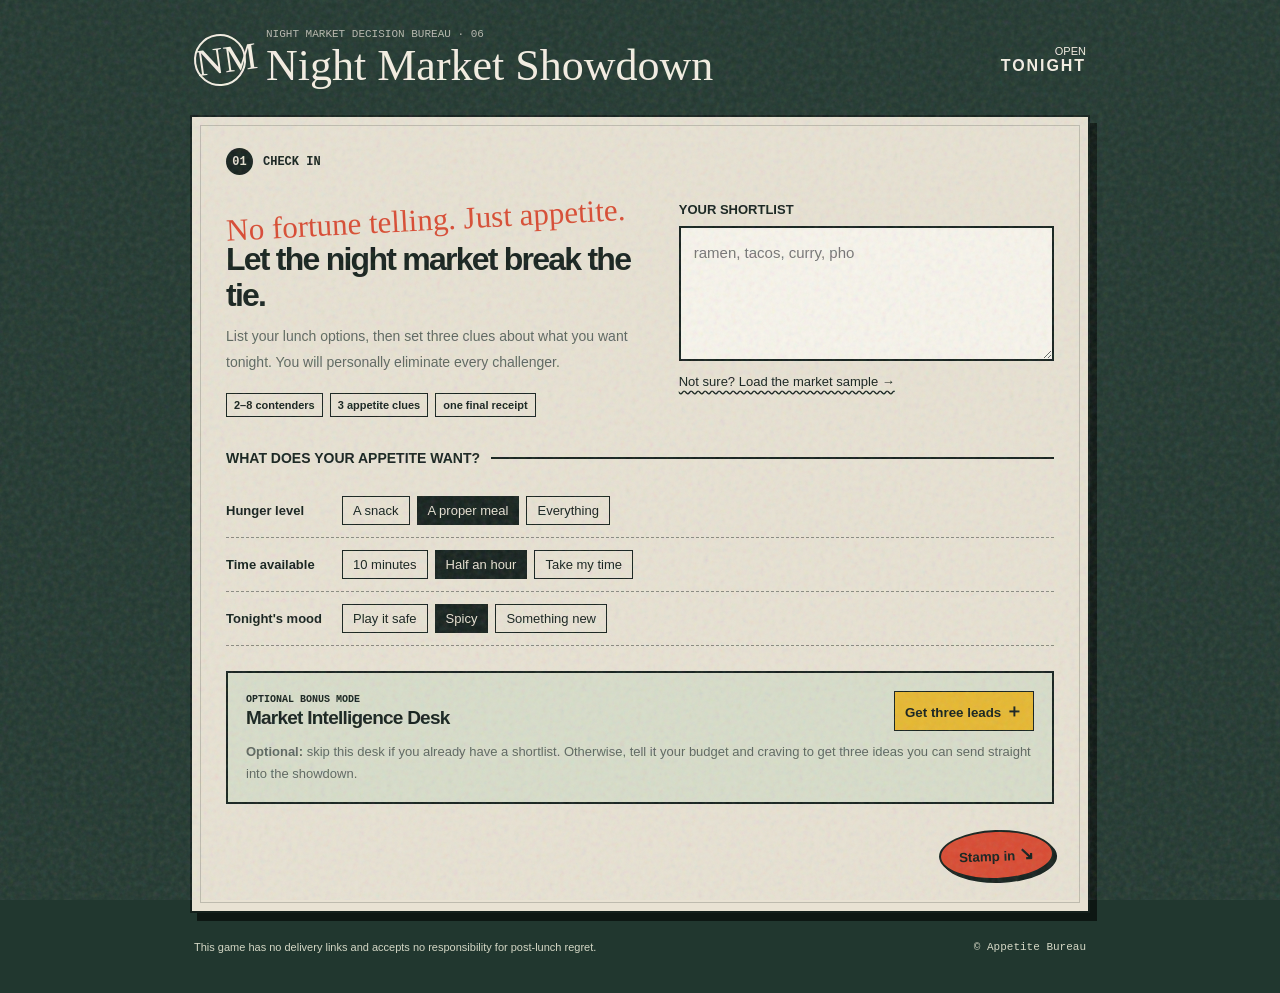
<file: index.html>
<!doctype html>
<html lang="en">
  <head>
    <meta charset="utf-8">
    <meta http-equiv="refresh" content="0; url=lunch-duel/">
    <meta name="viewport" content="width=device-width, initial-scale=1">
    <title>Opening Night Market Showdown…</title>
    <link rel="canonical" href="lunch-duel/">
  </head>
  <body>
    <p>Opening <a href="lunch-duel/">Night Market Showdown</a>…</p>
  </body>
</html>
</file>
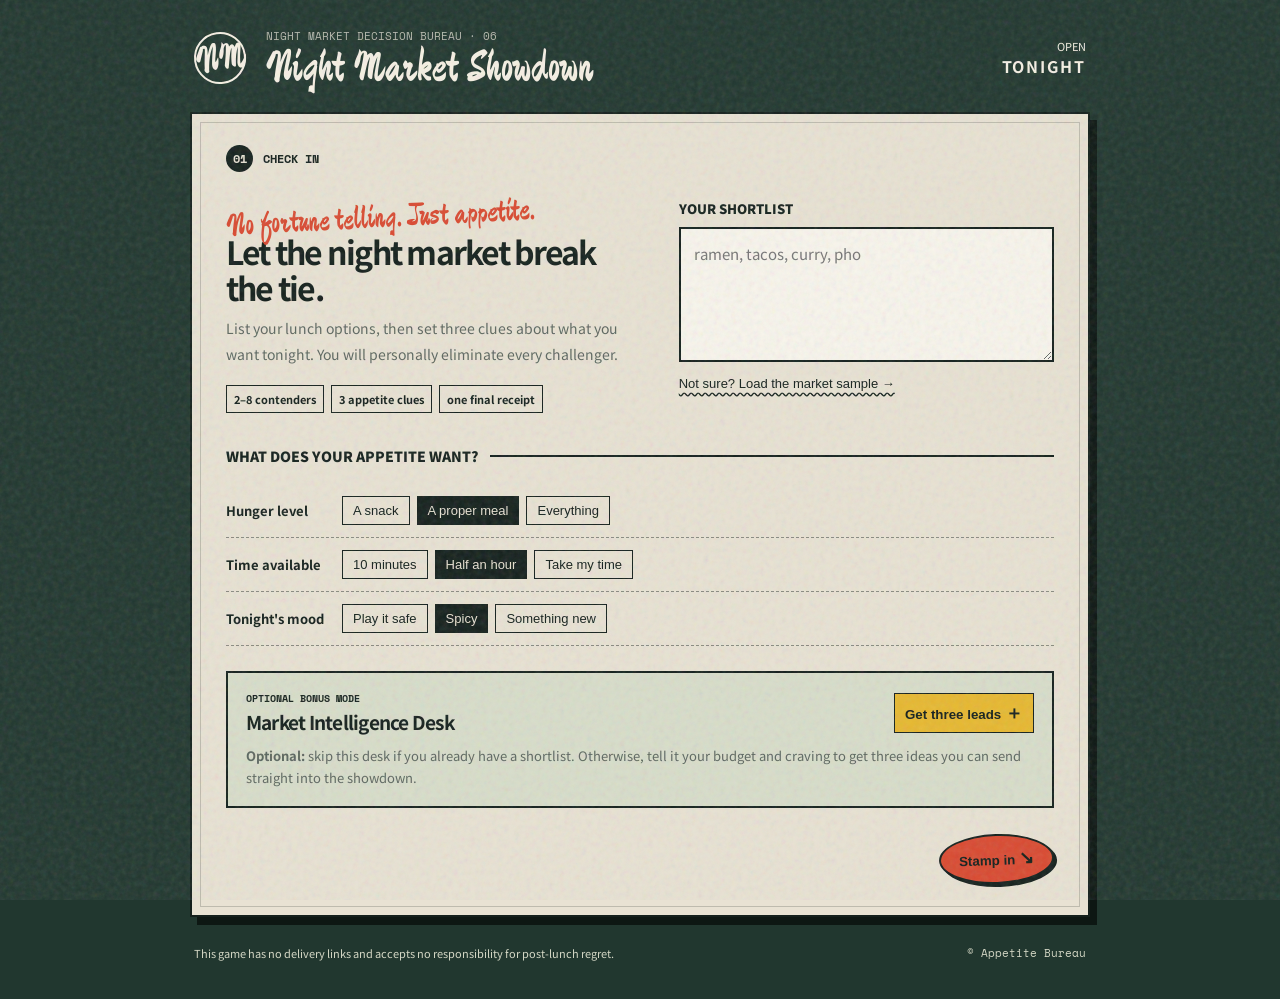
<file: lunch-duel/index.html>
<!doctype html>
<html lang="en">
<head>
  <meta charset="UTF-8"><meta name="viewport" content="width=device-width, initial-scale=1.0">
  <meta name="description" content="A night-market game for deciding what to eat.">
  <title>Night Market Showdown</title>
  <link rel="preconnect" href="https://fonts.googleapis.com"><link rel="preconnect" href="https://fonts.gstatic.com" crossorigin>
  <link href="https://fonts.googleapis.com/css2?family=Ma+Shan+Zheng&family=Noto+Sans+SC:wght@400;500;700;900&family=Space+Mono:wght@400;700&display=swap" rel="stylesheet">
  <link rel="stylesheet" href="style.css">
</head>
<body>
  <div class="grain" aria-hidden="true"></div>
  <main class="site-shell">
    <header class="masthead">
      <div class="brand-mark" aria-hidden="true">NM</div>
      <div><p class="kicker">NIGHT MARKET DECISION BUREAU · 06</p><h1>Night Market Showdown</h1></div>
      <p class="open-sign">OPEN<br><strong>TONIGHT</strong></p>
    </header>
    <section id="setup" class="screen check-in" aria-labelledby="setup-title">
      <div class="section-label"><span>01</span> CHECK IN</div>
      <div class="check-in-grid">
        <div class="intro-copy">
          <p class="scribble">No fortune telling. Just appetite.</p><h2 id="setup-title">Let the night market break the tie.</h2>
          <p>List your lunch options, then set three clues about what you want tonight. You will personally eliminate every challenger.</p>
          <div class="rules"><span>2–8 contenders</span><span>3 appetite clues</span><span>one final receipt</span></div>
        </div>
        <div class="form-side"><label for="food-input">YOUR SHORTLIST</label><textarea id="food-input" rows="4" placeholder="ramen, tacos, curry, pho"></textarea><button id="example-btn" class="rough-link" type="button">Not sure? Load the market sample →</button></div>
      </div>
      <fieldset class="mood-form">
        <legend>WHAT DOES YOUR APPETITE WANT?</legend>
        <div class="mood-row"><p>Hunger level</p><div class="choice-set" data-group="hunger"><button type="button" data-value="a snack">A snack</button><button type="button" data-value="a proper meal" class="selected">A proper meal</button><button type="button" data-value="everything">Everything</button></div></div>
        <div class="mood-row"><p>Time available</p><div class="choice-set" data-group="time"><button type="button" data-value="10 minutes">10 minutes</button><button type="button" data-value="half an hour" class="selected">Half an hour</button><button type="button" data-value="take my time">Take my time</button></div></div>
        <div class="mood-row"><p>Tonight's mood</p><div class="choice-set" data-group="mood"><button type="button" data-value="play it safe">Play it safe</button><button type="button" data-value="spicy" class="selected">Spicy</button><button type="button" data-value="something new">Something new</button></div></div>
      </fieldset>
      <section class="intel-desk" aria-labelledby="intel-title">
        <div class="intel-heading"><div><p class="tiny-label">OPTIONAL BONUS MODE</p><h3 id="intel-title">Market Intelligence Desk</h3></div><button id="intel-btn" class="intel-trigger" type="button">Get three leads <span>＋</span></button></div>
        <p><strong>Optional:</strong> skip this desk if you already have a shortlist. Otherwise, tell it your budget and craving to get three ideas you can send straight into the showdown.</p>
        <div id="intel-panel" class="intel-panel is-hidden">
          <div class="intel-options">
            <label>BUDGET<select id="budget-select"><option value="low">Under $10</option><option value="mid" selected>$10–20</option><option value="high">No limit tonight</option></select></label>
            <label>CRAVING<select id="taste-select"><option value="spicy">Spicy &amp; hot</option><option value="light">Fresh &amp; light</option><option value="comfort">Comfort food</option></select></label>
          </div>
          <button id="generate-btn" class="mini-stamp" type="button">Shake out ideas</button>
          <div id="recommendations" class="recommendations" aria-live="polite"></div>
        </div>
      </section>
      <div class="start-row"><p id="setup-error" class="error-message" role="alert" aria-live="polite"></p><button id="start-btn" class="stamp-button" type="button">Stamp in <span>↘</span></button></div>
    </section>
    <section id="arena" class="screen arena is-hidden" aria-labelledby="arena-title">
      <div class="section-label"><span>02</span> STALL SHOWDOWN</div>
      <div class="arena-head"><div><p id="arena-chapter" class="chapter">FIRST LIGHT</p><h2 id="arena-title">Follow your first instinct.</h2></div><div class="round-counter"><span id="round-count">01</span><small>ROUND</small></div></div>
      <div class="route" aria-label="Game progress"><div id="route-fill"></div></div><p id="market-call" class="market-call">The vendors are calling. Only one stays.</p>
      <div class="fight-board" role="group" aria-label="Choose a lunch">
        <button id="option-a" class="stall-card red-stall" type="button"><span class="stall-no">A</span><span class="food-name"></span><span class="food-note"></span><span class="pick">Pick it <b>↗</b></span></button>
        <div class="versus"><span>KEEP</span><i>VS</i><span>DROP</span></div>
        <button id="option-b" class="stall-card yellow-stall" type="button"><span class="stall-no">B</span><span class="food-name"></span><span class="food-note"></span><span class="pick">Pick it <b>↗</b></span></button>
      </div>
      <div class="arena-footer"><p id="memory-line">0 challengers eliminated.</p><div><button id="rescue-btn" class="rescue-button" type="button">Tie-breaker: flip a coin</button><button id="back-btn" class="rough-link" type="button">← Back to check in</button></div></div>
    </section>
    <section id="result" class="screen receipt-screen is-hidden" aria-labelledby="result-title">
      <div class="section-label"><span>03</span> CHECKOUT</div>
      <div class="receipt">
        <div class="receipt-top"><span>Night Market Showdown</span><span id="receipt-date"></span></div><p class="receipt-type">YOUR ORDER HAS BEEN DECIDED</p>
        <div class="winner-block"><span>TONIGHT, EAT</span><h2 id="result-title"></h2><strong>✓ ORDER LOCKED</strong></div><div class="receipt-rule"></div>
        <div class="receipt-line"><span>APPETITE CLUES</span><b id="profile-summary"></b></div><div class="receipt-line"><span>CHALLENGERS BEATEN</span><b id="defeat-count"></b></div><div class="receipt-rule short"></div>
        <p id="fortune" class="fortune"></p><p class="receipt-end">Stop polling the group chat. Go eat.</p>
      </div>
      <div class="result-controls"><button id="again-btn" class="stamp-button" type="button">Run it again <span>↻</span></button><button id="new-list-btn" class="stamp-button secondary-action" type="button">Use a new shortlist <span>→</span></button></div>
      <section class="history-panel" aria-labelledby="history-title"><div class="history-head"><h3 id="history-title">Your recent locked orders</h3><button id="clear-history-btn" class="rough-link" type="button">Clear history</button></div><ol id="history-list" class="history-list"></ol></section>
    </section>
    <footer>This game has no delivery links and accepts no responsibility for post-lunch regret.<span>© Appetite Bureau</span></footer>
  </main><script src="script.js"></script>
</body>
</html>
</file>
<file: lunch-duel/style.css>
:root{--ink:#14201c;--paper:#e8e2d3;--red:#d94a31;--mustard:#e7b830;--fade:#5c665f}*{box-sizing:border-box}body{margin:0;color:var(--ink);background:#21372f;font-family:"Noto Sans SC",sans-serif}.grain{position:fixed;inset:0;z-index:9;pointer-events:none;opacity:.13;background-image:url("data:image/svg+xml,%3Csvg viewBox='0 0 180 180' xmlns='http://www.w3.org/2000/svg'%3E%3Cfilter id='n'%3E%3CfeTurbulence type='fractalNoise' baseFrequency='.9' numOctaves='4'/%3E%3C/filter%3E%3Crect width='100%25' height='100%25' filter='url(%23n)'/%3E%3C/svg%3E")}.site-shell{width:min(100% - 28px,900px);margin:auto;padding:28px 0 38px}.masthead{display:grid;grid-template-columns:57px 1fr auto;gap:15px;align-items:center;padding:0 4px 24px;color:#f6f0e4}.brand-mark{display:grid;place-items:center;width:52px;height:52px;border:2px solid #f6f0e4;border-radius:50%;font:38px "Ma Shan Zheng",cursive;transform:rotate(-8deg)}.kicker{margin:0;font:11px "Space Mono",monospace;opacity:.7}.masthead h1{margin:0;font:44px "Ma Shan Zheng",cursive}.open-sign{margin:0;text-align:right;font-size:11px}.open-sign strong{font-size:16px;letter-spacing:.12em}.screen{position:relative;background:var(--paper);padding:31px 34px;box-shadow:7px 8px 0 #0d1713;border:2px solid var(--ink)}.screen:before{content:"";position:absolute;inset:8px;border:1px solid rgba(20,32,28,.2);pointer-events:none}.section-label{position:relative;z-index:1;display:flex;gap:10px;align-items:center;margin-bottom:27px;font:12px "Space Mono",monospace;font-weight:bold}.section-label span{display:grid;place-items:center;width:27px;height:27px;color:var(--paper);background:var(--ink);border-radius:50%}.check-in-grid{position:relative;z-index:1;display:grid;grid-template-columns:1.05fr .95fr;gap:38px}.scribble{margin:0;color:var(--red);font:31px "Ma Shan Zheng",cursive;transform:rotate(-3deg)}h2{margin:4px 0 10px;font-size:32px;letter-spacing:-.055em;line-height:1.12}.intro-copy>p:not(.scribble){margin:0;color:var(--fade);line-height:1.85;font-size:14px}.rules{display:flex;flex-wrap:wrap;gap:7px;margin-top:18px}.rules span{padding:5px 7px;border:1px solid var(--ink);font-size:11px;font-weight:bold}label{display:block;margin-bottom:9px;font-size:13px;font-weight:900}textarea{width:100%;min-height:135px;padding:13px;border:2px solid var(--ink);border-radius:0;resize:vertical;background:#f8f5ec;color:var(--ink);font:15px/1.65 "Noto Sans SC",sans-serif;outline:none}textarea:focus{outline:4px solid var(--mustard);outline-offset:2px}.rough-link{margin-top:9px;padding:0;border:0;background:transparent;color:var(--ink);font-size:13px;text-decoration:underline;text-decoration-style:wavy;text-underline-offset:4px;cursor:pointer}.mood-form{position:relative;z-index:1;margin:33px 0 0;padding:18px 0 0;border:0;border-top:2px solid var(--ink)}legend{padding:0 11px 0 0;font-size:14px;font-weight:900}.mood-row{display:grid;grid-template-columns:116px 1fr;align-items:center;padding:12px 0;border-bottom:1px dashed rgba(20,32,28,.45)}.mood-row p{margin:0;font-size:13px;font-weight:bold}.choice-set{display:flex;flex-wrap:wrap;gap:7px}.choice-set button{padding:6px 10px;border:1px solid var(--ink);background:transparent;color:var(--ink);font-size:13px;cursor:pointer}.choice-set button:hover,.choice-set button.selected{color:var(--paper);background:var(--ink)}.intel-desk{position:relative;z-index:1;margin-top:25px;padding:18px;border:2px solid var(--ink);background:#d8ddca}.intel-heading,.history-head{display:flex;justify-content:space-between;align-items:center;gap:15px}.tiny-label{margin:0;font:10px "Space Mono",monospace;font-weight:bold}.intel-desk h3,.history-panel h3{margin:2px 0 0;font-size:19px;letter-spacing:-.04em}.intel-desk>p{margin:10px 0 0;color:var(--fade);font-size:13px;line-height:1.65}.intel-trigger,.mini-stamp{padding:7px 10px;border:1px solid var(--ink);background:var(--mustard);color:var(--ink);font-weight:900;cursor:pointer}.intel-trigger span{font-size:18px}.intel-panel{margin-top:16px;padding-top:14px;border-top:1px dashed var(--ink)}.intel-options{display:grid;grid-template-columns:1fr 1fr;gap:12px}.intel-options label{font-size:12px}.intel-options select{display:block;width:100%;margin-top:5px;padding:7px;border:1px solid var(--ink);border-radius:0;background:var(--paper);color:var(--ink)}.mini-stamp{margin-top:12px;background:var(--red)}.recommendations{display:grid;grid-template-columns:repeat(3,1fr);gap:8px;margin-top:13px}.rec-card{padding:10px;border:1px solid var(--ink);background:var(--paper);text-align:left}.rec-card b{display:block;font-size:14px}.rec-card small{display:block;margin:5px 0 8px;color:var(--fade);font-size:11px;line-height:1.45}.add-rec{padding:4px 6px;border:1px solid var(--ink);background:#fff;color:var(--ink);font-size:11px;font-weight:bold;cursor:pointer}.start-row{position:relative;z-index:1;display:flex;justify-content:space-between;align-items:center;gap:20px;margin-top:26px}.error-message{min-height:20px;margin:0;color:#a91e19;font-size:13px;font-weight:700}.stamp-button{padding:12px 18px;border:2px solid var(--ink);border-radius:50%;color:var(--ink);background:var(--red);font-weight:900;box-shadow:3px 3px 0 var(--ink);cursor:pointer;transform:rotate(-2deg);transition:.15s}.stamp-button:hover{transform:translate(2px,2px) rotate(1deg);box-shadow:1px 1px 0 var(--ink)}.stamp-button span{font-size:18px}.is-hidden{display:none}.arena{min-height:540px}.arena-head{position:relative;z-index:1;display:flex;justify-content:space-between;align-items:flex-end}.chapter{margin:0;color:var(--red);font:14px "Space Mono",monospace;font-weight:bold}.round-counter{text-align:center;border:2px solid var(--ink);border-radius:50%;width:64px;height:64px;padding-top:7px;transform:rotate(8deg)}.round-counter span{display:block;font:23px "Space Mono",monospace;font-weight:bold;line-height:1}.round-counter small{font:9px "Space Mono",monospace}.route{position:relative;z-index:1;height:8px;margin:27px 0 15px;border:1px solid var(--ink);background:#c9c3b6}.route div{height:100%;width:0;background:var(--red);transition:width .25s}.market-call{position:relative;z-index:1;margin:0 0 22px;color:var(--fade);font-size:14px}.fight-board{position:relative;z-index:1;display:grid;grid-template-columns:1fr 76px 1fr;align-items:center}.stall-card{position:relative;min-height:228px;padding:18px;border:2px solid var(--ink);text-align:left;color:var(--ink);cursor:pointer;transition:.16s}.stall-card:hover,.stall-card:focus-visible{z-index:2;outline:0;filter:saturate(1.2);transform:translateY(-8px) rotate(-1deg);box-shadow:5px 5px 0 var(--ink)}.yellow-stall:hover,.yellow-stall:focus-visible{transform:translateY(-8px) rotate(1deg)}.red-stall{background:var(--red)}.yellow-stall{background:var(--mustard)}.stall-no{display:block;font:13px "Space Mono",monospace;font-weight:bold}.food-name{display:block;margin-top:38px;font-size:clamp(29px,4vw,44px);font-weight:900;letter-spacing:-.07em;line-height:1.06}.food-note{display:block;margin-top:12px;font-size:12px;font-weight:700}.pick{position:absolute;bottom:17px;right:17px;font-size:13px;font-weight:900}.pick b{font-size:20px}.versus{position:relative;z-index:3;display:flex;align-items:center;flex-direction:column;gap:3px;color:var(--paper);font-weight:bold}.versus i{display:grid;place-items:center;width:48px;height:48px;border:2px solid var(--ink);border-radius:50%;color:var(--ink);background:var(--paper);font:14px "Space Mono",monospace;font-style:normal;transform:rotate(-9deg)}.versus span{color:var(--ink);font:11px "Space Mono",monospace}.arena-footer{position:relative;z-index:1;display:flex;justify-content:space-between;align-items:center;margin-top:20px}.arena-footer p{margin:0;font-size:13px;color:var(--fade)}.arena-footer>div{display:flex;align-items:center;gap:14px}.rescue-button{padding:6px 8px;border:1px dashed var(--ink);background:transparent;color:var(--ink);font-size:11px;font-weight:bold;cursor:pointer}.rescue-button:disabled{color:var(--fade);border-color:var(--fade);cursor:not-allowed}.receipt-screen{text-align:center}.receipt{position:relative;z-index:1;width:min(100%,470px);margin:auto;padding:19px 27px 28px;background:#f7f2e8;border:2px solid var(--ink);box-shadow:5px 6px 0 rgba(20,32,28,.25);font-family:"Space Mono",monospace}.receipt-top,.receipt-line{display:flex;justify-content:space-between;gap:12px;text-align:left;font-size:11px;font-weight:bold}.receipt-type{margin:27px 0 13px;font-size:10px;letter-spacing:.1em}.winner-block{padding:16px 0 19px}.winner-block span{font-size:12px}.winner-block h2{margin:6px 0;font:clamp(43px,8vw,61px)/1 "Ma Shan Zheng",cursive}.winner-block strong{display:inline-block;padding:3px 6px;border:1px solid var(--ink);font-size:10px;transform:rotate(-3deg)}.receipt-rule{height:2px;margin:10px 0 16px;background:repeating-linear-gradient(90deg,var(--ink) 0 7px,transparent 7px 11px)}.receipt-rule.short{width:55%;margin:18px auto}.receipt-line{padding:6px 0;border-bottom:1px dotted var(--fade)}.receipt-line b{font-size:11px}.fortune{margin:0;font-family:"Noto Sans SC",sans-serif;font-size:14px;line-height:1.75}.receipt-end{margin:22px 0 0;font-size:11px}.result-controls{position:relative;z-index:1;display:flex;justify-content:center;align-items:center;gap:24px;margin-top:32px}.history-panel{position:relative;z-index:1;width:min(100%,600px);margin:40px auto 0;padding-top:18px;border-top:2px dashed var(--ink);text-align:left}.history-list{margin:12px 0 0;padding:0;list-style:none}.history-list li{display:grid;grid-template-columns:28px 1fr auto;gap:9px;align-items:center;padding:9px 0;border-bottom:1px dotted var(--fade);font-size:12px}.history-list li span{font-family:"Space Mono",monospace}.history-list li b{font-size:14px}.history-list li small{color:var(--fade)}.history-empty{color:var(--fade);font-size:13px}footer{display:flex;justify-content:space-between;gap:20px;margin-top:28px;padding:0 4px;color:#d4d7c5;font-size:11px}footer span{font-family:"Space Mono",monospace}@media(max-width:620px){.site-shell{width:min(100% - 18px,900px);padding-top:15px}.masthead{grid-template-columns:48px 1fr}.open-sign{display:none}.brand-mark{width:44px;height:44px;font-size:31px}.masthead h1{font-size:37px}.screen{padding:24px 20px}.check-in-grid,.intel-options,.recommendations{grid-template-columns:1fr;gap:18px}.mood-row{grid-template-columns:1fr;gap:8px}.fight-board{grid-template-columns:1fr;gap:6px}.stall-card{min-height:145px}.food-name{margin-top:19px}.versus{flex-direction:row}.versus i{width:41px;height:41px}.arena-footer,.start-row{align-items:flex-start;flex-direction:column}.arena-footer>div{align-items:flex-start;flex-direction:column;gap:10px}.result-controls{flex-direction:column;gap:14px}.stamp-button{width:100%}footer{display:block;line-height:1.7}footer span{display:block}.screen:before{inset:5px}}
</file>
